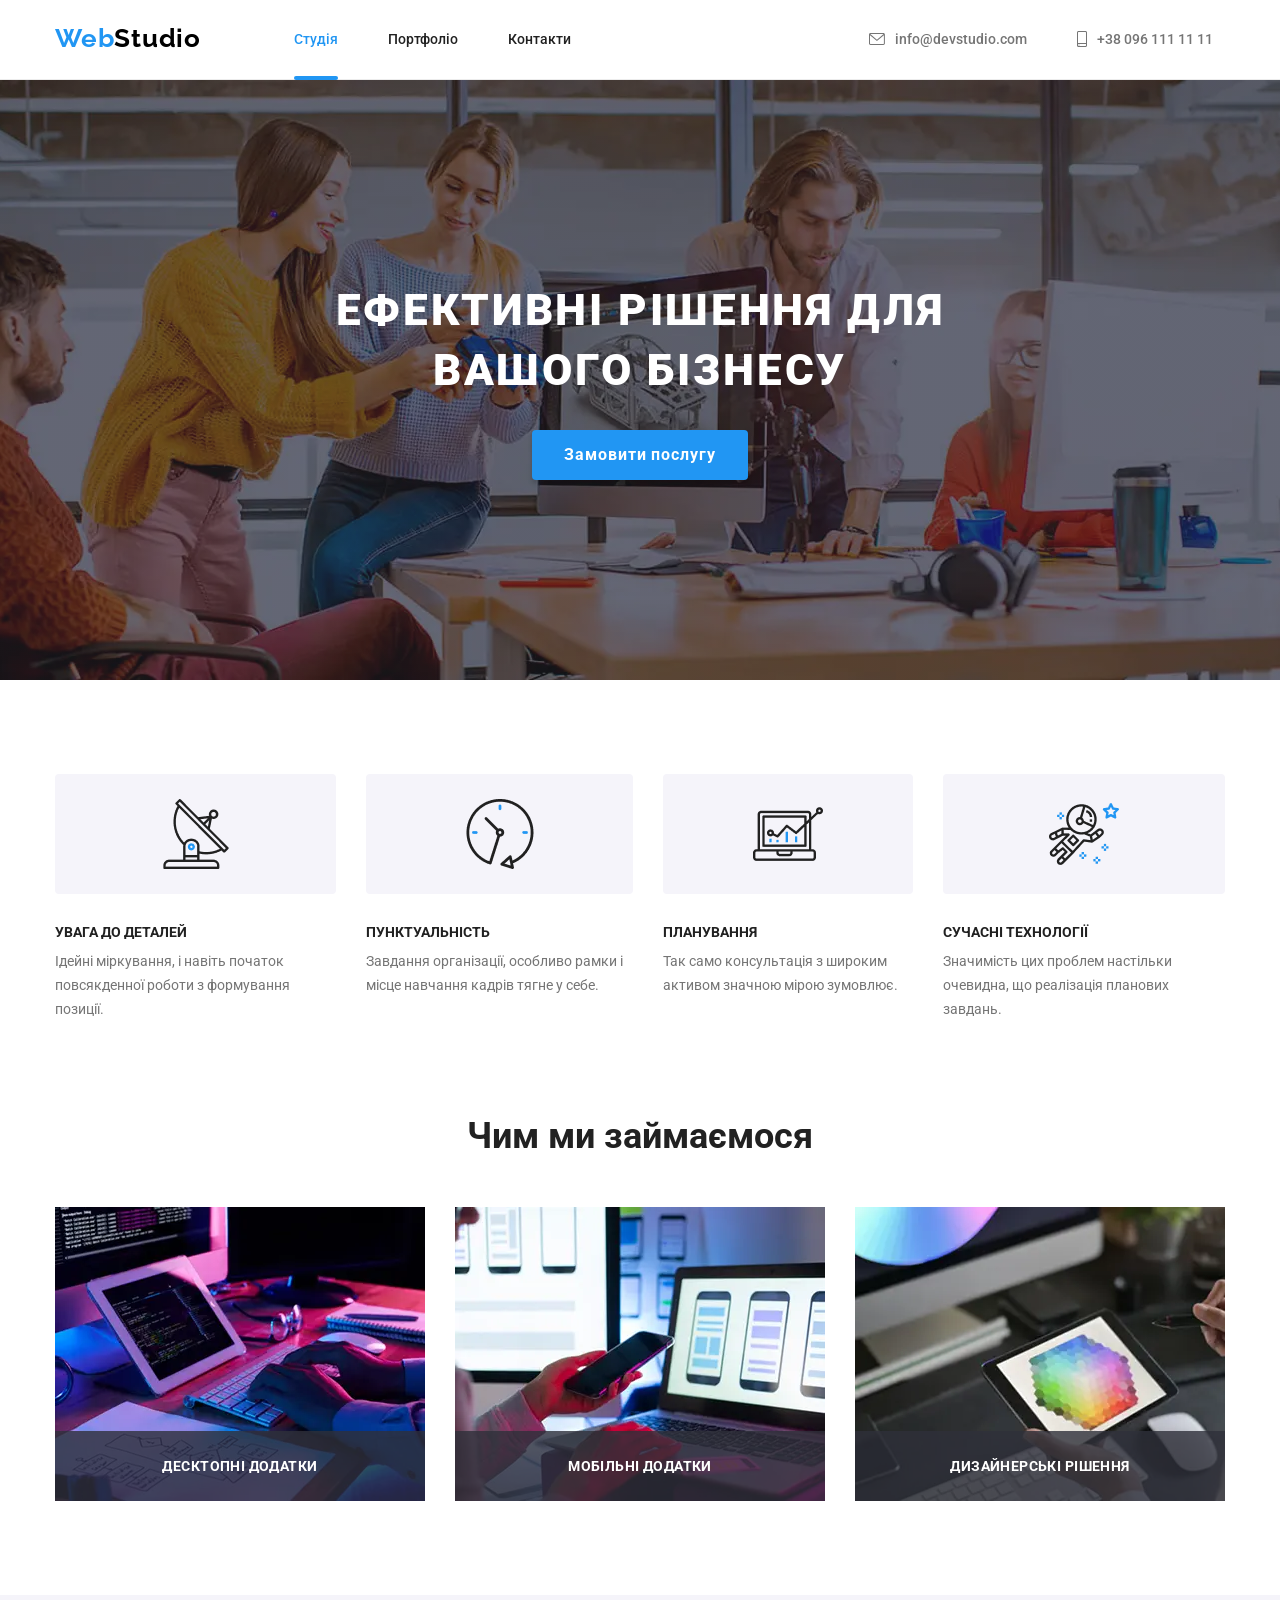
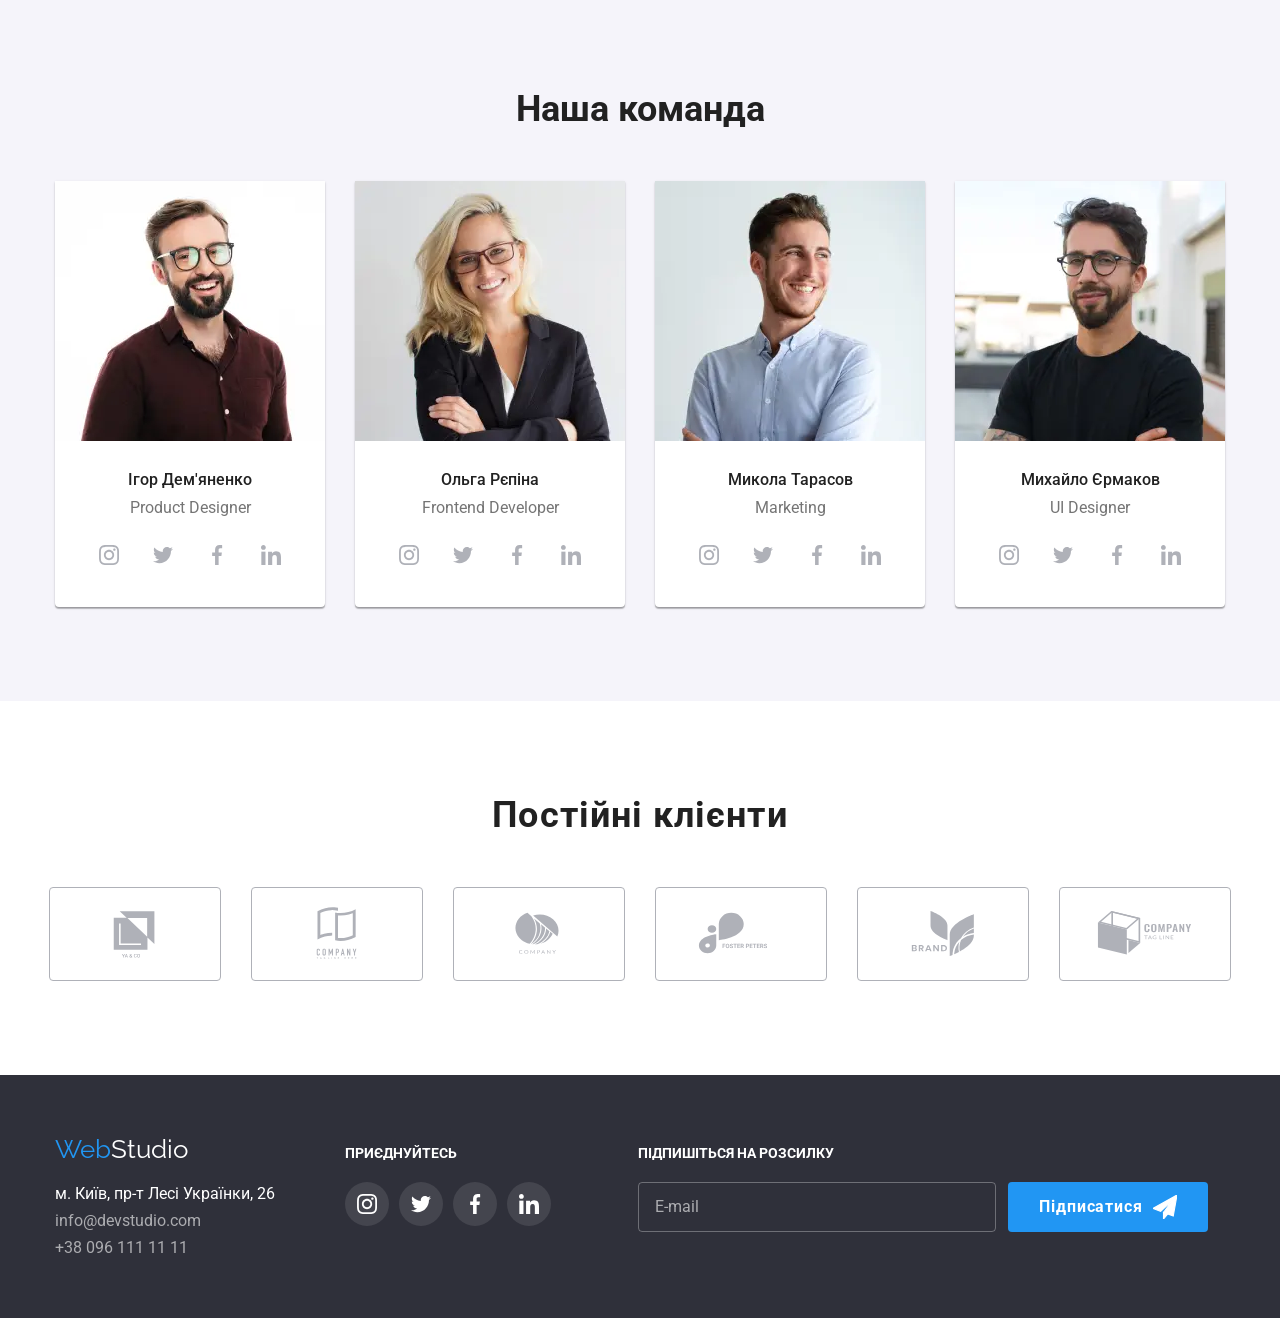
<file: index.html>
<!DOCTYPE html>
<html lang="uk">

<head>
    <meta charset="UTF-8">
    <meta name="viewport" content="width=device-width, initial-scale=1.0">
    <title>WebStudio — Розробка сайтів, вебдизайн та цифрові рішення для бізнесу</title>
    <meta name="description"
        content="Професійна веб-студія повного циклу. Створюємо сучасні сайти та веб-додатки: ознайомтеся з нашими послугами, командою досвідчених розробників та головними пріоритетами роботи.">
    <link rel="preconnect" href="https://fonts.googleapis.com">
    <link rel="preconnect" href="https://fonts.gstatic.com" crossorigin>
    <link
        href="https://fonts.googleapis.com/css2?family=Raleway:wght@700&family=Roboto:wght@400;500;700;900&display=swap"
        rel="stylesheet">
    <link rel="stylesheet" href="https://cdnjs.cloudflare.com/ajax/libs/modern-normalize/3.0.1/modern-normalize.min.css"
        integrity="sha512-q6WgHqiHlKyOqslT/lgBgodhd03Wp4BEqKeW6nNtlOY4quzyG3VoQKFrieaCeSnuVseNKRGpGeDU3qPmabCANg=="
        crossorigin="anonymous" referrerpolicy="no-referrer" />
    <link rel="stylesheet" href="./style/main.min.css">
</head>

<body>

    <header class="header">
        <div class="container header_container">
            <a href="./index.html" class="header_logo"><span class="header_span">Web</span>Studio</a>
            <nav class="header_nav">
                <ul class="header_list">
                    <li><a href="./index.html" class="header_link current">Студія</a></li>
                    <li><a href="./pages/portfolio.html" class="header_link">Портфоліо</a></li>
                    <li><a href="#" class="header_link">Контакти</a></li>
                </ul>
            </nav>
            <ul class="header_contacts">
                <li>
                    <a href="mailto:info@devstudio.com" class="header_contact">
                        <svg class="header_icons" width="16" height="12" aria-hidden="true">
                            <use href="./img/symbol-defs.svg#envelope"></use>
                        </svg>
                        info@devstudio.com
                    </a>
                </li>
                <li>
                    <a href="tel:+380961111111" class="header_contact">
                        <svg class="header_icons" width="10" height="16" aria-hidden="true">
                            <use href="./img/symbol-defs.svg#smartphone"></use>
                        </svg>
                        +38 096 111 11 11
                    </a>
                </li>
            </ul>
            <button class="open_modal" type="button" aria-label="Перемикач мобільного меню" data-modal-open>
                <svg class="burger_icon" width="40" height="40" aria-hidden="true">
                    <use href="./img/symbol-defs.svg#menu-burger"></use>
                </svg>
            </button>
        </div>
    </header>

    <main>
        <section class="hero">
            <div class="container">
                <h1 class="hero_title">Ефективні рішення для вашого бізнесу</h1>
                <button class="hero_button" type="button" data-modal-open>Замовити послугу</button>
            </div>
        </section>

        <section class="advantages">
            <div class="container advantages_container">
                <h2 class="advantages_title" hidden>Наші переваги</h2>
                <ul class="advantages_list">
                    <li class="advantages_item">
                        <div class="advantages_icon">
                            <img src="./img/antenna.png" alt="Супутникова антена" class="advantages_img" width="70"
                                height="70">
                        </div>
                        <div class="advantages_item_content">
                            <h3 class="advantages_subtitle">УВАГА ДО ДЕТАЛЕЙ</h3>
                            <p class="advantages_text">Ідейні міркування, і навіть початок повсякденної роботи з
                                формування позиції.</p>
                        </div>
                    </li>
                    <li class="advantages_item">
                        <div class="advantages_icon">
                            <img src="./img/clock.png" alt="Годинник" class="advantages_img" width="70" height="70">
                        </div>
                        <div class="advantages_item_content">
                            <h3 class="advantages_subtitle">ПУНКТУАЛЬНІСТЬ</h3>
                            <p class="advantages_text">Завдання організації, особливо рамки і місце навчання кадрів
                                тягне у себе.</p>
                        </div>
                    </li>
                    <li class="advantages_item">
                        <div class="advantages_icon">
                            <img src="./img/diagram.png" alt="Графік на діаграмі" class="advantages_img" width="70"
                                height="70">
                        </div>
                        <div class="advantages_item_content">
                            <h3 class="advantages_subtitle">ПЛАНУВАННЯ</h3>
                            <p class="advantages_text">Так само консультація з широким активом значною мірою зумовлює.
                            </p>
                        </div>
                    </li>
                    <li class="advantages_item">
                        <div class="advantages_icon">
                            <img src="./img/astronaut.png" alt="Астронавт" class="advantages_img" width="70"
                                height="70">
                        </div>
                        <div class="advantages_item_content">
                            <h3 class="advantages_subtitle">СУЧАСНІ ТЕХНОЛОГІЇ</h3>
                            <p class="advantages_text">Значимість цих проблем настільки очевидна, що реалізація планових
                                завдань.</p>
                        </div>
                    </li>
                </ul>
            </div>
        </section>

        <section class="work">
            <div class="container">
                <h2 class="section_title">Чим ми займаємося</h2>
                <ul class="work_list">
                    <li class="work_item">
                        <picture>
                            <source
                                srcset="./img/desktop/coding-desktop@1x.webp 1x, ./img/desktop/coding-desktop@2x.webp 2x"
                                media="(min-width:1200px)">
                            <img src="./img/coding.webp" alt="Людина набирає код на клавіатурі" width="370" height="294"
                                fetchpriority="high">
                        </picture>
                        <div class="work_overlay">Десктопні додатки</div>
                    </li>
                    <li class="work_item">
                        <picture>
                            <source
                                srcset="./img/desktop/phone-desktop@1x.webp 1x, ./img/desktop/phone-desktop@2x.webp 2x"
                                media="(min-width:1200px)">
                            <img src="./img/phone.webp" alt="Людина тримає телефон у руці" width="370" height="294"
                                loading="lazy">
                        </picture>
                        <div class="work_overlay">Мобільні додатки</div>
                    </li>
                    <li class="work_item">
                        <picture>
                            <source
                                srcset="./img/desktop/colors-desktop@1x.webp 1x, ./img/desktop/colors-desktop@2x.webp 2x"
                                media="(min-width:1200px)">
                            <img src="./img/colors.webp" alt="Планшет із кольоровою палітрою" width="370" height="294"
                                loading="lazy">
                        </picture>
                        <div class="work_overlay">Дизайнерські рішення</div>
                    </li>
                </ul>
            </div>
        </section>

        <section class="team">
            <div class="container">
                <h2 class="section_title">Наша команда</h2>
                <ul class="team_list">
                    <li class="team_item">
                        <picture>
                            <source
                                srcset="./img/desktop/igor-desktop@1x.webp 1x, ./img/desktop/igor-desktop@2x.webp 2x"
                                media="(min-width:1200px)">
                            <source srcset="./img/tablet/igor-tablet@1x.webp 1x, ./img/tablet/igor-tablet@2x.webp 2x"
                                media="(min-width:768px)">
                            <source srcset="./img/mobile/igor-mobile@1x.webp 1x, ./img/mobile/igor-mobile@2x.webp 2x"
                                media="(max-width:767px)">
                            <img src="./img/igor.webp" alt="Ігор Дем'яненко" width="270" height="260" loading="lazy">
                        </picture>
                        <h3 class="team_name">Ігор Дем'яненко</h3>
                        <p class="team_role">Product Designer</p>
                        <ul class="contacts_team_list">
                            <li class="contacts_team_item">
                                <a href="#" class="team_contacts" aria-label="Instagram">
                                    <svg class="team_icons" width="20" height="20" aria-hidden="true">
                                        <use href="./img/symbol-defs.svg#instagram"></use>
                                    </svg>
                                </a>
                            </li>
                            <li class="contacts_team_item">
                                <a href="#" class="team_contacts" aria-label="Twitter">
                                    <svg class="team_icons" width="20" height="20" aria-hidden="true">
                                        <use href="./img/symbol-defs.svg#twitter"></use>
                                    </svg>
                                </a>
                            </li>
                            <li class="contacts_team_item">
                                <a href="#" class="team_contacts" aria-label="Facebook">
                                    <svg class="team_icons" width="20" height="20" aria-hidden="true">
                                        <use href="./img/symbol-defs.svg#facebook"></use>
                                    </svg>
                                </a>
                            </li>
                            <li class="contacts_team_item">
                                <a href="#" class="team_contacts" aria-label="LinkedIn">
                                    <svg class="team_icons" width="20" height="20" aria-hidden="true">
                                        <use href="./img/symbol-defs.svg#linkedin"></use>
                                    </svg>
                                </a>
                            </li>
                        </ul>
                    </li>
                    <li class="team_item">
                        <picture>
                            <source
                                srcset="./img/desktop/olga-desktop@1x.webp 1x, ./img/desktop/olga-desktop@2x.webp 2x"
                                media="(min-width:1200px)">
                            <source srcset="./img/tablet/olga-tablet@1x.webp 1x, ./img/tablet/olga-tablet@2x.webp 2x"
                                media="(min-width:768px)">
                            <source srcset="./img/mobile/olga-mobile@1x.webp 1x, ./img/mobile/olga-mobile@2x.webp 2x"
                                media="(max-width:767px)">
                            <img src="./img/olga.webp" alt="Ольга Рєпіна" width="270" height="260" loading="lazy">
                        </picture>
                        <h3 class="team_name">Ольга Рєпіна</h3>
                        <p class="team_role">Frontend Developer</p>
                        <ul class="contacts_team_list">
                            <li class="contacts_team_item">
                                <a href="#" class="team_contacts" aria-label="Instagram">
                                    <svg class="team_icons" width="20" height="20" aria-hidden="true">
                                        <use href="./img/symbol-defs.svg#instagram"></use>
                                    </svg>
                                </a>
                            </li>
                            <li class="contacts_team_item">
                                <a href="#" class="team_contacts" aria-label="Twitter">
                                    <svg class="team_icons" width="20" height="20" aria-hidden="true">
                                        <use href="./img/symbol-defs.svg#twitter"></use>
                                    </svg>
                                </a>
                            </li>
                            <li class="contacts_team_item">
                                <a href="#" class="team_contacts" aria-label="Facebook">
                                    <svg class="team_icons" width="20" height="20" aria-hidden="true">
                                        <use href="./img/symbol-defs.svg#facebook"></use>
                                    </svg>
                                </a>
                            </li>
                            <li class="contacts_team_item">
                                <a href="#" class="team_contacts" aria-label="LinkedIn">
                                    <svg class="team_icons" width="20" height="20" aria-hidden="true">
                                        <use href="./img/symbol-defs.svg#linkedin"></use>
                                    </svg>
                                </a>
                            </li>
                        </ul>
                    </li>
                    <li class="team_item">
                        <picture>
                            <source
                                srcset="./img/desktop/mykola-desktop@1x.webp 1x, ./img/desktop/mykola-desktop@2x.webp 2x"
                                media="(min-width:1200px)">
                            <source
                                srcset="./img/tablet/mykola-tablet@1x.webp 1x, ./img/tablet/mykola-tablet@2x.webp 2x"
                                media="(min-width:768px)">
                            <source
                                srcset="./img/mobile/mykola-mobile@1x.webp 1x, ./img/mobile/mykola-mobile@2x.webp 2x"
                                media="(max-width:767px)">
                            <img src="./img/mykola.webp" alt="Микола Тарасов" width="270" height="260" loading="lazy">
                        </picture>
                        <h3 class="team_name">Микола Тарасов</h3>
                        <p class="team_role">Marketing</p>
                        <ul class="contacts_team_list">
                            <li class="contacts_team_item">
                                <a href="#" class="team_contacts" aria-label="Instagram">
                                    <svg class="team_icons" width="20" height="20" aria-hidden="true">
                                        <use href="./img/symbol-defs.svg#instagram"></use>
                                    </svg>
                                </a>
                            </li>
                            <li class="contacts_team_item">
                                <a href="#" class="team_contacts" aria-label="Twitter">
                                    <svg class="team_icons" width="20" height="20" aria-hidden="true">
                                        <use href="./img/symbol-defs.svg#twitter"></use>
                                    </svg>
                                </a>
                            </li>
                            <li class="contacts_team_item">
                                <a href="#" class="team_contacts" aria-label="Facebook">
                                    <svg class="team_icons" width="20" height="20" aria-hidden="true">
                                        <use href="./img/symbol-defs.svg#facebook"></use>
                                    </svg>
                                </a>
                            </li>
                            <li class="contacts_team_item">
                                <a href="#" class="team_contacts" aria-label="LinkedIn">
                                    <svg class="team_icons" width="20" height="20" aria-hidden="true">
                                        <use href="./img/symbol-defs.svg#linkedin"></use>
                                    </svg>
                                </a>
                            </li>
                        </ul>
                    </li>
                    <li class="team_item">
                        <picture>
                            <source
                                srcset="./img/desktop/misha-desktop@1x.webp 1x, ./img/desktop/misha-desktop@2x.webp 2x"
                                media="(min-width:1200px)">
                            <source srcset="./img/tablet/misha-tablet@1x.webp 1x, ./img/tablet/misha-tablet@2x.webp 2x"
                                media="(min-width:768px)">
                            <source srcset="./img/mobile/misha-mobile@1x.webp 1x, ./img/mobile/misha-mobile@2x.webp 2x"
                                media="(max-width:767px)">
                            <img src="./img/misha.webp" alt="Михайло Єрмаков" width="270" height="260" loading="lazy">
                        </picture>
                        <h3 class="team_name">Михайло Єрмаков</h3>
                        <p class="team_role">UI Designer</p>
                        <ul class="contacts_team_list">
                            <li class="contacts_team_item">
                                <a href="#" class="team_contacts" aria-label="Instagram">
                                    <svg class="team_icons" width="20" height="20" aria-hidden="true">
                                        <use href="./img/symbol-defs.svg#instagram"></use>
                                    </svg>
                                </a>
                            </li>
                            <li class="contacts_team_item">
                                <a href="#" class="team_contacts" aria-label="Twitter">
                                    <svg class="team_icons" width="20" height="20" aria-hidden="true">
                                        <use href="./img/symbol-defs.svg#twitter"></use>
                                    </svg>
                                </a>
                            </li>
                            <li class="contacts_team_item">
                                <a href="#" class="team_contacts" aria-label="Facebook">
                                    <svg class="team_icons" width="20" height="20" aria-hidden="true">
                                        <use href="./img/symbol-defs.svg#facebook"></use>
                                    </svg>
                                </a>
                            </li>
                            <li class="contacts_team_item">
                                <a href="#" class="team_contacts" aria-label="LinkedIn">
                                    <svg class="team_icons" width="20" height="20" aria-hidden="true">
                                        <use href="./img/symbol-defs.svg#linkedin"></use>
                                    </svg>
                                </a>
                            </li>
                        </ul>
                    </li>
                </ul>
            </div>
        </section>

        <section class="clients">
            <div class="container">
                <h2 class="clients_title">Постійні клієнти</h2>
                <ul class="clients_list">
                    <li class="client_item">
                        <a href="#" class="client_link" aria-label="Клієнт YA & CO">
                            <svg class="client_icon" width="106" height="60" aria-hidden="true">
                                <use href="./img/symbol-defs.svg#logo-one"></use>
                            </svg>
                        </a>
                    </li>
                    <li class="client_item">
                        <a href="#" class="client_link" aria-label="Клієнт Company Tagline Here">
                            <svg class="client_icon" width="106" height="60" aria-hidden="true">
                                <use href="./img/symbol-defs.svg#logo-two"></use>
                            </svg>
                        </a>
                    </li>
                    <li class="client_item">
                        <a href="#" class="client_link" aria-label="Клієнт Company">
                            <svg class="client_icon" width="106" height="60" aria-hidden="true">
                                <use href="./img/symbol-defs.svg#logo-three"></use>
                            </svg>
                        </a>
                    </li>
                    <li class="client_item">
                        <a href="#" class="client_link" aria-label="Клієнт Foster Peters">
                            <svg class="client_icon" width="106" height="60" aria-hidden="true">
                                <use href="./img/symbol-defs.svg#logo-four"></use>
                            </svg>
                        </a>
                    </li>
                    <li class="client_item">
                        <a href="#" class="client_link" aria-label="Клієнт Brand">
                            <svg class="client_icon" width="106" height="60" aria-hidden="true">
                                <use href="./img/symbol-defs.svg#logo-five"></use>
                            </svg>
                        </a>
                    </li>
                    <li class="client_item">
                        <a href="#" class="client_link" aria-label="Клієнт Tag Line">
                            <svg class="client_icon" width="106" height="60" aria-hidden="true">
                                <use href="./img/symbol-defs.svg#logo-six"></use>
                            </svg>
                        </a>
                    </li>
                </ul>
            </div>
        </section>
    </main>

    <footer class="footer">
        <div class="container footer_container">
            <div class="contacts_wrap">
                <a href="./index.html" class="footer_logo"><span class="footer_span">Web</span>Studio</a>
                <address class="footer_address_block">
                    <ul class="footer_list">
                        <li><a href="https://goo.gl/maps/CP62D1uvvhw" target="_blank" rel="noopener noreferrer"
                                class="footer_address">м. Київ, пр-т Лесі Українки, 26</a></li>
                        <li><a href="mailto:info@devstudio.com" class="footer_link">info@devstudio.com</a></li>
                        <li><a href="tel:+380961111111" class="footer_link">+38 096 111 11 11</a></li>
                    </ul>
                </address>
            </div>

            <div class="footer_social">
                <h2 class="footer_title">ПРИЄДНУЙТЕСЬ</h2>
                <ul class="footer_social_list">
                    <li>
                        <a href="#" class="footer_social_link" aria-label="Instagram">
                            <svg class="footer_social_icon" width="20" height="20" aria-hidden="true">
                                <use href="./img/symbol-defs.svg#instagram"></use>
                            </svg>
                        </a>
                    </li>
                    <li>
                        <a href="#" class="footer_social_link" aria-label="Twitter">
                            <svg class="footer_social_icon" width="20" height="20" aria-hidden="true">
                                <use href="./img/symbol-defs.svg#twitter"></use>
                            </svg>
                        </a>
                    </li>
                    <li>
                        <a href="#" class="footer_social_link" aria-label="Facebook">
                            <svg class="footer_social_icon" width="20" height="20" aria-hidden="true">
                                <use href="./img/symbol-defs.svg#facebook"></use>
                            </svg>
                        </a>
                    </li>
                    <li>
                        <a href="#" class="footer_social_link" aria-label="LinkedIn">
                            <svg class="footer_social_icon" width="20" height="20" aria-hidden="true">
                                <use href="./img/symbol-defs.svg#linkedin"></use>
                            </svg>
                        </a>
                    </li>
                </ul>
            </div>

            <div class="footer_subscribe">
                <h2 class="footer_title">ПІДПИШІТЬСЯ НА РОЗСИЛКУ</h2>
                <form class="footer_form">
                    <label hidden for="footer_email_main">Електронна пошта</label>
                    <input class="footer_input" type="email" name="email" id="footer_email_main" placeholder="E-mail">
                    <button class="footer_button" type="submit">
                        Підписатися
                        <svg class="footer_button_icon" width="24" height="24" aria-hidden="true">
                            <use href="./img/symbol-defs.svg#send"></use>
                        </svg>
                    </button>
                </form>
            </div>
        </div>
    </footer>

    <div class="backdrop is_hidden" data-modal>
        <div class="modal">
            <button class="close" type="button" aria-label="Закрити мобільне меню" data-modal-close>
                <svg width="18" height="18" aria-hidden="true">
                    <use href="./img/symbol-defs.svg#close"></use>
                </svg>
            </button>

            <ul class="mobile_menu">
                <li><a href="./index.html" class="mobile_menu_link current">Студія</a></li>
                <li><a href="./pages/portfolio.html" class="mobile_menu_link">Портфоліо</a></li>
                <li><a href="#" class="mobile_menu_link last">Контакти</a></li>
            </ul>

            <div class="mobile_contacts">
                <a href="tel:+380961111111" class="mobile_tel">+38 096 111 11 11</a>
                <a href="mailto:info@devstudio.com" class="mobile_email">info@devstudio.com</a>
            </div>

            <ul class="mobile_socials">
                <li><a href="#" class="mobile_social_link">Instagram</a></li>
                <li><a href="#" class="mobile_social_link">Twitter</a></li>
                <li><a href="#" class="mobile_social_link">Facebook</a></li>
                <li><a href="#" class="mobile_social_link">LinkedIn</a></li>
            </ul>
        </div>
    </div>
    <script src="./js/modal.js"></script>
</body>

</html>
</file>
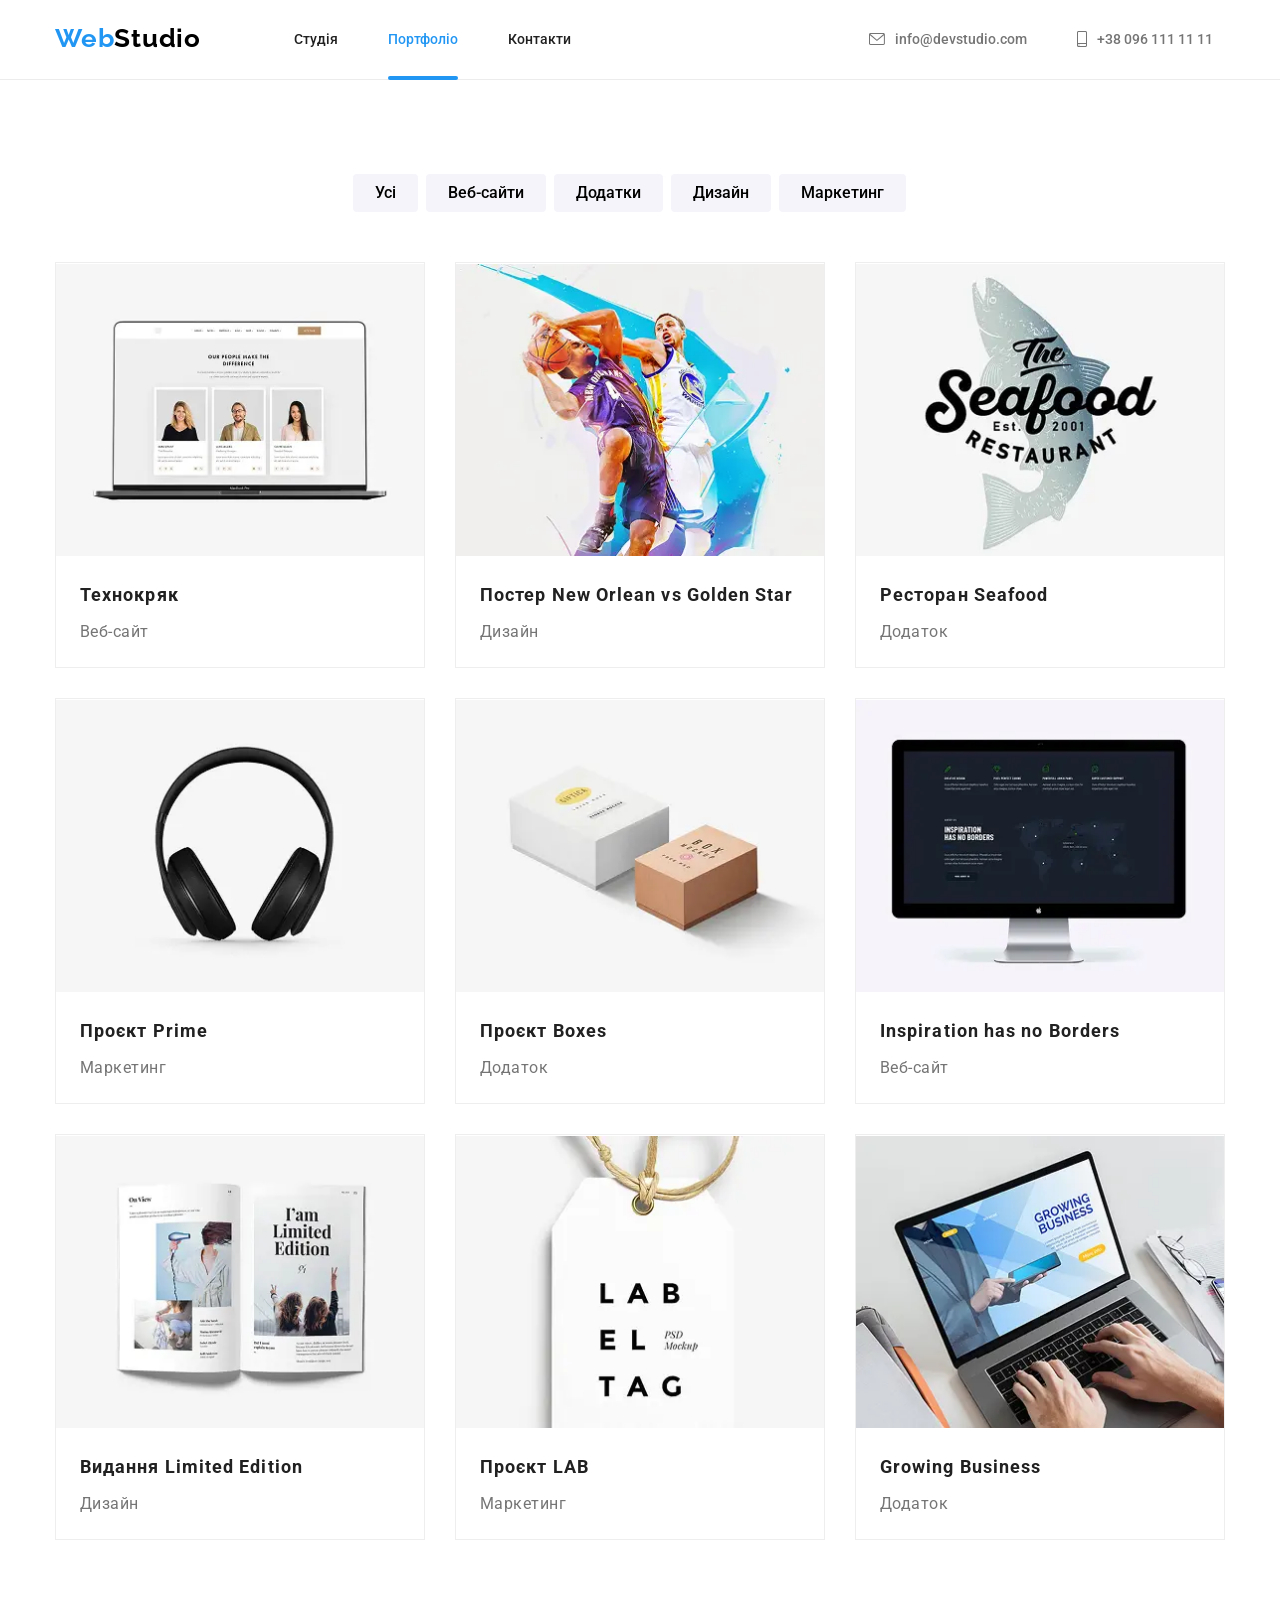
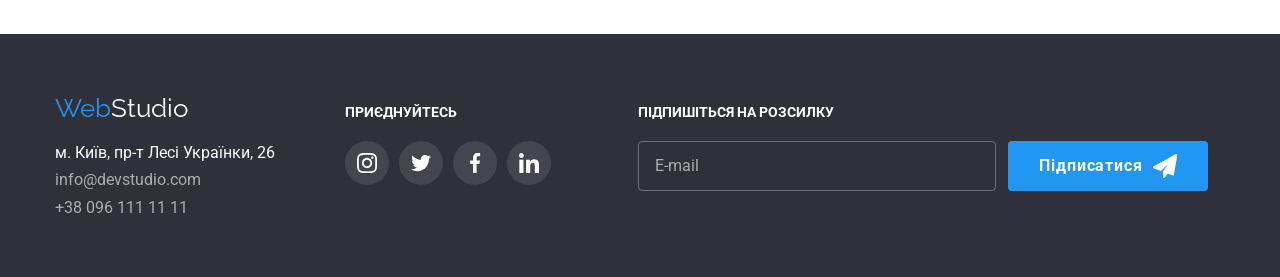
<file: pages/portfolio.html>
<!DOCTYPE html>
<html lang="uk">

<head>
    <meta charset="UTF-8">
    <meta name="viewport" content="width=device-width, initial-scale=1.0">
    <title>Портфоліо</title>
    <link rel="preconnect" href="https://fonts.googleapis.com">
    <link rel="preconnect" href="https://fonts.gstatic.com" crossorigin>
    <link
        href="https://fonts.googleapis.com/css2?family=Raleway:wght@700&family=Roboto:wght@400;500;700;900&display=swap"
        rel="stylesheet">
    <link rel="stylesheet" href="https://cdnjs.cloudflare.com/ajax/libs/modern-normalize/3.0.1/modern-normalize.min.css"
        integrity="sha512-q6WgHqiHlKyOqslT/lgBgodhd03Wp4BEqKeW6nNtlOY4quzyG3VoQKFrieaCeSnuVseNKRGpGeDU3qPmabCANg=="
        crossorigin="anonymous" referrerpolicy="no-referrer" />
    <link rel="stylesheet" href="../style/main.min.css">
</head>

<body>

    <header class="header">
        <div class="container header_container">
            <a href="../index.html" class="header_logo"><span class="header_span">Web</span>Studio</a>
            <nav class="header_nav">
                <ul class="header_list">
                    <li><a href="../index.html" class="header_link">Студія</a></li>
                    <li><a href="../pages/portfolio.html" class="header_link current">Портфоліо</a></li>
                    <li><a href="#" class="header_link">Контакти</a></li>
                </ul>
            </nav>
            <ul class="header_contacts">
                <li>
                    <a href="mailto:info@devstudio.com" class="header_contact">
                        <svg class="header_icons" width="16" height="12" aria-hidden="true">
                            <use href="../img/symbol-defs.svg#envelope"></use>
                        </svg>
                        info@devstudio.com
                    </a>
                </li>
                <li>
                    <a href="tel:+380961111111" class="header_contact">
                        <svg class="header_icons" width="10" height="16" aria-hidden="true">
                            <use href="../img/symbol-defs.svg#smartphone"></use>
                        </svg>
                        +38 096 111 11 11
                    </a>
                </li>
            </ul>
            <button class="open_modal" type="button" aria-label="Перемикач мобільного меню" data-modal-open>
                <svg class="burger_icon" width="40" height="40" aria-hidden="true">
                    <use href="../img/symbol-defs.svg#menu-burger"></use>
                </svg>
            </button>
        </div>
    </header>

    <main>
        <section class="portfolio">
            <div class="container">
                <h1 hidden>Портфоліо</h1>
                <ul class="filter_list">
                    <li><button class="filter_btn" type="button">Усі</button></li>
                    <li><button class="filter_btn" type="button">Веб-сайти</button></li>
                    <li><button class="filter_btn" type="button">Додатки</button></li>
                    <li><button class="filter_btn" type="button">Дизайн</button></li>
                    <li><button class="filter_btn" type="button">Маркетинг</button></li>
                </ul>

                <ul class="portfolio_list">
                    <li class="portfolio_item">
                        <div class="portfolio_thumb">
                            <picture>
                                <source
                                    srcset="../img/desktop/laptop-desktop@1x.webp 1x, ../img/desktop/laptop-desktop@2x.webp 2x"
                                    media="(min-width:1200px)">
                                <source
                                    srcset="../img/tablet/laptop-tablet@1x.webp 1x, ../img/tablet/laptop-tablet@2x.webp 2x"
                                    media="(min-width:768px)">
                                <source
                                    srcset="../img/mobile/laptop-mobile@1x.webp 1x, ../img/mobile/laptop-mobile@2x.webp 2x"
                                    media="(max-width:767px)">
                                <img src="../img/laptop.webp" alt="Ноутбук з відкритим сайтом Технокряк" width="370"
                                    height="294">
                            </picture>
                            <p class="portfolio_overlay">Ресурс пропонує комплексні пропозиції з різним рівнем
                                функціоналу та сервісів. Все це дозволить відвідувачу отримати вичерпні відомості про
                                компанію чи приватну особу.</p>
                        </div>
                        <div class="portfolio_wrapper">
                            <h2 class="portfolio_name">Технокряк</h2>
                            <p class="portfolio_type">Веб-сайт</p>
                        </div>
                    </li>

                    <li class="portfolio_item">
                        <div class="portfolio_thumb">
                            <picture>
                                <source
                                    srcset="../img/desktop/basketball-desktop@1x.webp 1x, ../img/desktop/basketball-desktop@2x.webp 2x"
                                    media="(min-width:1200px)">
                                <source
                                    srcset="../img/tablet/basketball-tablet@1x.webp 1x, ../img/tablet/basketball-tablet@2x.webp 2x"
                                    media="(min-width:768px)">
                                <source
                                    srcset="../img/mobile/basketball-mobile@1x.webp 1x, ../img/mobile/basketball-mobile@2x.webp 2x"
                                    media="(max-width:767px)">
                                <img src="../img/basketball.webp" alt="Постер New Orlean vs Golden Star" width="370"
                                    height="294">
                            </picture>
                            <p class="portfolio_overlay">Ресурс пропонує комплексні пропозиції з різним рівнем
                                функціоналу та сервісів. Все це дозволить відвідувачу отримати вичерпні відомості про
                                компанію чи приватну особу.</p>
                        </div>
                        <div class="portfolio_wrapper">
                            <h2 class="portfolio_name">Постер New Orlean vs Golden Star</h2>
                            <p class="portfolio_type">Дизайн</p>
                        </div>
                    </li>

                    <li class="portfolio_item">
                        <div class="portfolio_thumb">
                            <picture>
                                <source
                                    srcset="../img/desktop/seafood-desktop@1x.webp 1x, ../img/desktop/seafood-desktop@2x.webp 2x"
                                    media="(min-width:1200px)">
                                <source
                                    srcset="../img/tablet/seafood-tablet@1x.webp 1x, ../img/tablet/seafood-tablet@2x.webp 2x"
                                    media="(min-width:768px)">
                                <source
                                    srcset="../img/mobile/seafood-mobile@1x.webp 1x, ../img/mobile/seafood-mobile@2x.webp 2x"
                                    media="(max-width:767px)">
                                <img src="../img/seafood.webp" alt="Логотип ресторану Seafood" width="370" height="294">
                            </picture>
                            <p class="portfolio_overlay">Ресурс пропонує комплексні пропозиції з різним рівнем
                                функціоналу та сервісів. Все це дозволить відвідувачу отримати вичерпні відомості про
                                компанію чи приватну особу.</p>
                        </div>
                        <div class="portfolio_wrapper">
                            <h2 class="portfolio_name">Ресторан Seafood</h2>
                            <p class="portfolio_type">Додаток</p>
                        </div>
                    </li>

                    <li class="portfolio_item">
                        <div class="portfolio_thumb">
                            <picture>
                                <source
                                    srcset="../img/desktop/headphones-desktop@1x.webp 1x, ../img/desktop/headphones-desktop@2x.webp 2x"
                                    media="(min-width:1200px)">
                                <source
                                    srcset="../img/tablet/headphones-tablet@1x.webp 1x, ../img/tablet/headphones-tablet@2x.webp 2x"
                                    media="(min-width:768px)">
                                <source
                                    srcset="../img/mobile/headphones-mobile@1x.webp 1x, ../img/mobile/headphones-mobile@2x.webp 2x"
                                    media="(max-width:767px)">
                                <img src="../img/headphones.webp" alt="Чорні навушники" width="370" height="294">
                            </picture>
                            <p class="portfolio_overlay">Ресурс пропонує комплексні пропозиції з різним рівнем
                                функціоналу та сервісів. Все це дозволить відвідувачу отримати вичерпні відомості про
                                компанію чи приватну особу.</p>
                        </div>
                        <div class="portfolio_wrapper">
                            <h2 class="portfolio_name">Проєкт Prime</h2>
                            <p class="portfolio_type">Маркетинг</p>
                        </div>
                    </li>

                    <li class="portfolio_item">
                        <div class="portfolio_thumb">
                            <picture>
                                <source
                                    srcset="../img/desktop/boxes-desktop@1x.webp 1x, ../img/desktop/boxes-desktop@2x.webp 2x"
                                    media="(min-width:1200px)">
                                <source
                                    srcset="../img/tablet/boxes-tablet@1x.webp 1x, ../img/tablet/boxes-tablet@2x.webp 2x"
                                    media="(min-width:768px)">
                                <source
                                    srcset="../img/mobile/boxes-mobile@1x.webp 1x, ../img/mobile/boxes-mobile@2x.webp 2x"
                                    media="(max-width:767px)">
                                <img src="../img/boxes.webp" alt="Дві коробки" width="370" height="294">
                            </picture>
                            <p class="portfolio_overlay">Ресурс пропонує комплексні пропозиції з різним рівнем
                                функціоналу та сервісів. Все це дозволить відвідувачу отримати вичерпні відомості про
                                компанію чи приватну особу.</p>
                        </div>
                        <div class="portfolio_wrapper">
                            <h2 class="portfolio_name">Проєкт Boxes</h2>
                            <p class="portfolio_type">Додаток</p>
                        </div>
                    </li>

                    <li class="portfolio_item">
                        <div class="portfolio_thumb">
                            <picture>
                                <source
                                    srcset="../img/desktop/monitor-desktop@1x.webp 1x, ../img/desktop/monitor-desktop@2x.webp 2x"
                                    media="(min-width:1200px)">
                                <source
                                    srcset="../img/tablet/monitor-tablet@1x.webp 1x, ../img/tablet/monitor-tablet@2x.webp 2x"
                                    media="(min-width:768px)">
                                <source
                                    srcset="../img/mobile/monitor-mobile@1x.webp 1x, ../img/mobile/monitor-mobile@2x.webp 2x"
                                    media="(max-width:767px)">
                                <img src="../img/monitor.webp" alt="Монітор із відкритим веб-сайтом" width="370"
                                    height="294">
                            </picture>
                            <p class="portfolio_overlay">Ресурс пропонує комплексні пропозиції з різним рівнем
                                функціоналу та сервісів. Все це дозволить відвідувачу отримати вичерпні відомості про
                                компанію чи приватну особу.</p>
                        </div>
                        <div class="portfolio_wrapper">
                            <h2 class="portfolio_name">Inspiration has no Borders</h2>
                            <p class="portfolio_type">Веб-сайт</p>
                        </div>
                    </li>

                    <li class="portfolio_item">
                        <div class="portfolio_thumb">
                            <picture>
                                <source
                                    srcset="../img/desktop/book-desktop@1x.webp 1x, ../img/desktop/book-desktop@2x.webp 2x"
                                    media="(min-width:1200px)">
                                <source
                                    srcset="../img/tablet/book-tablet@1x.webp 1x, ../img/tablet/book-tablet@2x.webp 2x"
                                    media="(min-width:768px)">
                                <source
                                    srcset="../img/mobile/book-mobile@1x.webp 1x, ../img/mobile/book-mobile@2x.webp 2x"
                                    media="(max-width:767px)">
                                <img src="../img/book.webp" alt="Відкритий журнал Limited Edition" width="370"
                                    height="294">
                            </picture>
                            <p class="portfolio_overlay">Ресурс пропонує комплексні пропозиції з різним рівнем
                                функціоналу та сервісів. Все це дозволить відвідувачу отримати вичерпні відомості про
                                компанію чи приватну особу.</p>
                        </div>
                        <div class="portfolio_wrapper">
                            <h2 class="portfolio_name">Видання Limited Edition</h2>
                            <p class="portfolio_type">Дизайн</p>
                        </div>
                    </li>

                    <li class="portfolio_item">
                        <div class="portfolio_thumb">
                            <picture>
                                <source
                                    srcset="../img/desktop/badge-desktop@1x.webp 1x, ../img/desktop/badge-desktop@2x.webp 2x"
                                    media="(min-width:1200px)">
                                <source
                                    srcset="../img/tablet/badge-tablet@1x.webp 1x, ../img/tablet/badge-tablet@2x.webp 2x"
                                    media="(min-width:768px)">
                                <source
                                    srcset="../img/mobile/badge-mobile@1x.webp 1x, ../img/mobile/badge-mobile@2x.webp 2x"
                                    media="(max-width:767px)">
                                <img src="../img/badge.webp" alt="Бейдж із написом LAB" width="370" height="294">
                            </picture>
                            <p class="portfolio_overlay">Ресурс пропонує комплексні пропозиції з різним рівнем
                                функціоналу та сервісів. Все це дозволить відвідувачу отримати вичерпні відомості про
                                компанію чи приватну особу.</p>
                        </div>
                        <div class="portfolio_wrapper">
                            <h2 class="portfolio_name">Проєкт LAB</h2>
                            <p class="portfolio_type">Маркетинг</p>
                        </div>
                    </li>

                    <li class="portfolio_item">
                        <div class="portfolio_thumb">
                            <picture>
                                <source
                                    srcset="../img/desktop/business-desktop@1x.webp 1x, ../img/desktop/business-desktop@2x.webp 2x"
                                    media="(min-width:1200px)">
                                <source
                                    srcset="../img/tablet/business-tablet@1x.webp 1x, ../img/tablet/business-tablet@2x.webp 2x"
                                    media="(min-width:768px)">
                                <source
                                    srcset="../img/mobile/business-mobile@1x.webp 1x, ../img/mobile/business-mobile@2x.webp 2x"
                                    media="(max-width:767px)">
                                <img src="../img/business.webp" alt="Людина працює за ноутбуком Growing Business"
                                    width="370" height="294">
                            </picture>
                            <p class="portfolio_overlay">Ресурс пропонує комплексні пропозиції з різним рівнем
                                функціоналу та сервісів. Все це дозволить відвідувачу отримати вичерпні відомості про
                                компанію чи приватну особу.</p>
                        </div>
                        <div class="portfolio_wrapper">
                            <h2 class="portfolio_name">Growing Business</h2>
                            <p class="portfolio_type">Додаток</p>
                        </div>
                    </li>
                </ul>
            </div>
        </section>
    </main>

    <footer class="footer">
        <div class="container footer_container">
            <div class="contacts_wrap">
                <a href="../index.html" class="footer_logo"><span class="footer_span">Web</span>Studio</a>
                <address class="footer_address_block">
                    <ul class="footer_list">
                        <li><a href="https://goo.gl/maps/CP62D1uvvhw" target="_blank" rel="noopener noreferrer"
                                class="footer_address">м. Київ, пр-т Лесі Українки, 26</a></li>
                        <li><a href="mailto:info@devstudio.com" class="footer_link">info@devstudio.com</a></li>
                        <li><a href="tel:+380961111111" class="footer_link">+38 096 111 11 11</a></li>
                    </ul>
                </address>
            </div>

            <div class="footer_social">
                <h2 class="footer_title">ПРИЄДНУЙТЕСЬ</h2>
                <ul class="footer_social_list">
                    <li>
                        <a href="#" class="footer_social_link" aria-label="Instagram">
                            <svg class="footer_social_icon" width="20" height="20" aria-hidden="true">
                                <use href="../img/symbol-defs.svg#instagram"></use>
                            </svg>
                        </a>
                    </li>
                    <li>
                        <a href="#" class="footer_social_link" aria-label="Twitter">
                            <svg class="footer_social_icon" width="20" height="20" aria-hidden="true">
                                <use href="../img/symbol-defs.svg#twitter"></use>
                            </svg>
                        </a>
                    </li>
                    <li>
                        <a href="#" class="footer_social_link" aria-label="Facebook">
                            <svg class="footer_social_icon" width="20" height="20" aria-hidden="true">
                                <use href="../img/symbol-defs.svg#facebook"></use>
                            </svg>
                        </a>
                    </li>
                    <li>
                        <a href="#" class="footer_social_link" aria-label="LinkedIn">
                            <svg class="footer_social_icon" width="20" height="20" aria-hidden="true">
                                <use href="../img/symbol-defs.svg#linkedin"></use>
                            </svg>
                        </a>
                    </li>
                </ul>
            </div>

            <div class="footer_subscribe">
                <h2 class="footer_title">ПІДПИШІТЬСЯ НА РОЗСИЛКУ</h2>
                <form class="footer_form">
                    <label hidden for="footer_email">Електронна пошта</label>
                    <input class="footer_input" type="email" name="email" id="footer_email" placeholder="E-mail">
                    <button class="footer_button" type="submit">
                        Підписатися
                        <svg class="footer_button_icon" width="24" height="24" aria-hidden="true">
                            <use href="../img/symbol-defs.svg#send"></use>
                        </svg>
                    </button>
                </form>
            </div>
        </div>
    </footer>

    <div class="backdrop is_hidden" data-modal>
        <div class="modal">
            <button class="close" type="button" aria-label="Закрити мобільне меню" data-modal-close>
                <svg width="18" height="18" aria-hidden="true">
                    <use href="../img/symbol-defs.svg#close"></use>
                </svg>
            </button>

            <ul class="mobile_menu">
                <li><a href="../index.html" class="mobile_menu_link">Студія</a></li>
                <li><a href="../pages/portfolio.html" class="mobile_menu_link current">Портфоліо</a></li>
                <li><a href="#" class="mobile_menu_link last">Контакти</a></li>
            </ul>

            <div class="mobile_contacts">
                <a href="tel:+380961111111" class="mobile_tel">+38 096 111 11 11</a>
                <a href="mailto:info@devstudio.com" class="mobile_email">info@devstudio.com</a>
            </div>

            <ul class="mobile_socials">
                <li><a href="#" class="mobile_social_link">Instagram</a></li>
                <li><a href="#" class="mobile_social_link">Twitter</a></li>
                <li><a href="#" class="mobile_social_link">Facebook</a></li>
                <li><a href="#" class="mobile_social_link">LinkedIn</a></li>
            </ul>
        </div>
    </div>
    <script src="../js/modal.js"></script>
</body>

</html>
</file>
<file: style/main.min.css>
a{text-decoration:none}ul{list-style:none;margin:0;padding:0}h1,h2,h3,h4,p{margin:0}img{display:block;width:100%;max-width:100%;height:auto}address{font-style:normal}button{cursor:pointer;border:none}.container{max-width:1200px;padding:0 15px;margin:0 auto}@media(min-width: 480px){.container{width:480px}}@media(min-width: 768px){.container{width:768px}}@media(min-width: 1200px){.container{width:1200px}}body{font-family:"Roboto",sans-serif;color:#212121}svg{transition:fill 250ms cubic-bezier(0.4, 0, 0.2, 1),stroke 250ms cubic-bezier(0.4, 0, 0.2, 1)}.section_title{font-size:28px;font-weight:700;text-align:center;margin-bottom:30px}@media(min-width: 1200px){.section_title{font-size:36px;margin-bottom:50px}}.open_modal{background-color:rgba(0,0,0,0)}.burger_icon{width:40px;height:40px}@media(min-width: 768px){.burger_icon{display:none}}.backdrop{position:fixed;top:0;left:0;width:100%;height:100%;opacity:1;visibility:visible;transition:opacity 250ms cubic-bezier(0.4, 0, 0.2, 1),visibility 250ms cubic-bezier(0.4, 0, 0.2, 1);z-index:100}.backdrop.is_hidden{opacity:0;pointer-events:none;visibility:hidden}@media(min-width: 768px){.backdrop{display:none}}.modal{position:absolute;top:0;left:0;width:100%;height:100%;background-color:#fff;padding:48px 40px;display:flex;flex-direction:column}.close{position:absolute;top:10px;right:15px;background:rgba(0,0,0,0);font-size:19px}.mobile_menu_link{font-weight:500;font-size:40px;color:#212121;display:block;margin-bottom:32px}.mobile_menu_link.current{color:#2196f3;margin-bottom:35px}.mobile_menu_link.last{margin-bottom:302px}.mobile_tel{display:block;font-weight:500;font-size:34px;color:#2196f3;letter-spacing:.68px;margin-bottom:32px}.mobile_email{display:block;font-weight:500;font-size:24px;color:#757575;margin-bottom:64px;letter-spacing:.48px}.mobile_socials{display:flex;flex-wrap:wrap;gap:10px}.mobile_socials li:last-child .mobile_social_link{border-right:none}.mobile_social_link{font-weight:500;font-size:18px;line-height:22px;letter-spacing:.36px;color:#2196f3;padding-right:10px;border-right:1px solid rgba(33,33,33,.2)}.header{padding:10px 0;display:flex;align-items:center;border-bottom:1px solid #ececec}@media(min-width: 768px){.header{padding:21px 0}}@media(min-width: 1200px){.header{padding:24px 0 25px}}.header_container{display:flex;align-items:center;justify-content:space-between}@media(min-width: 768px){.header_container{justify-content:flex-start}}.header_logo{color:#000;font-family:"Raleway",sans-serif;font-size:24px;font-weight:700;letter-spacing:.72px}@media(min-width: 768px){.header_logo{margin-right:87px}}@media(min-width: 1200px){.header_logo{font-size:26px;letter-spacing:.78px;margin-right:93px}}.header_span{color:#2196f3}.header_list{display:flex;gap:50px}.header_nav{display:none}@media(min-width: 768px){.header_nav{display:block}}.header_link{color:#212121;font-size:14px;font-weight:500;position:relative;transition:color 250ms cubic-bezier(0.4, 0, 0.2, 1)}.header_link:hover,.header_link:focus,.header_link.current{color:#2196f3}.header_link.current::after{content:"";position:absolute;left:0;bottom:-33px;width:100%;height:4px;background-color:#2196f3;border-radius:2px;transform:scaleX(1);transition:transform 250ms cubic-bezier(0.4, 0, 0.2, 1)}.header_contacts{margin-left:auto;display:none}@media(min-width: 768px){.header_contacts{display:flex;flex-direction:column;gap:10px}}@media(min-width: 1200px){.header_contacts{flex-direction:row;gap:50px}}.header_contacts li:last-child .header_icons{width:10px;height:16px}.header_icons{width:16px;height:12px;fill:#757575}.header_contact{color:#757575;display:flex;align-items:center;font-size:14px;gap:10px;font-weight:500;transition:color 250ms cubic-bezier(0.4, 0, 0.2, 1),background-color 250ms cubic-bezier(0.4, 0, 0.2, 1),border-color 250ms cubic-bezier(0.4, 0, 0.2, 1)}@media(min-width: 768px){.header_contact{font-size:12px}}@media(min-width: 1200px){.header_contact{font-size:14px}}.header_contact:hover,.header_contact:focus{color:#2196f3}.header_contact:hover .header_icons,.header_contact:focus .header_icons{fill:#2196f3}.hero{padding:118px 0;background-image:linear-gradient(rgba(47, 48, 58, 0.4), rgba(47, 48, 58, 0.4)),url(../img/mobile/hero-mobile@1x.webp);background-size:cover;background-position:center;background-repeat:no-repeat;text-align:center}@media(min-device-pixel-ratio: 2),(min-resolution: 192dpi),(min-resolution: 2dppx){.hero{background-image:linear-gradient(rgba(47, 48, 58, 0.4), rgba(47, 48, 58, 0.4)),url(../img/mobile/hero-mobile@2x.webp)}}@media(min-width: 768px){.hero{background-image:linear-gradient(rgba(47, 48, 58, 0.4), rgba(47, 48, 58, 0.4)),url(../img/tablet/hero-tablet@1x.webp)}}@media(min-width: 768px)and (min-device-pixel-ratio: 2),(min-width: 768px)and (min-resolution: 192dpi),(min-width: 768px)and (min-resolution: 2dppx){.hero{background-image:linear-gradient(rgba(47, 48, 58, 0.4), rgba(47, 48, 58, 0.4)),url(../img/tablet/hero-tablet@2x.webp)}}@media(min-width: 1200px){.hero{padding:200px 0;background-image:linear-gradient(rgba(47, 48, 58, 0.4), rgba(47, 48, 58, 0.4)),url(../img/desktop/hero-desktop@1x.webp)}}@media(min-width: 1200px)and (min-device-pixel-ratio: 2),(min-width: 1200px)and (min-resolution: 192dpi),(min-width: 1200px)and (min-resolution: 2dppx){.hero{background-image:linear-gradient(rgba(47, 48, 58, 0.4), rgba(47, 48, 58, 0.4)),url(../img/desktop/hero-desktop@2x.webp)}}.hero_title{color:#fff;font-family:"Roboto",sans-serif;font-size:26px;font-weight:900;line-height:42px;letter-spacing:1.56px;text-transform:uppercase;margin:0 auto 30px;max-width:360px}@media(min-width: 1200px){.hero_title{font-size:44px;line-height:60px;letter-spacing:2.64px;width:696px;max-width:696px}}.hero_button{background-color:#2196f3;color:#fff;font-size:16px;font-weight:700;line-height:30px;letter-spacing:.96px;border-radius:4px;padding:10px 24px;box-shadow:0 4px 4px 0 rgba(0,0,0,.15);transition:background-color 250ms cubic-bezier(0.4, 0, 0.2, 1)}@media(min-width: 1200px){.hero_button{padding:10px 32px}}.advantages{padding:60px 0;display:flex;flex-direction:column;align-items:center;justify-content:center}@media(min-width: 1200px){.advantages{padding:94px 0}}.advantages_list{display:flex;flex-direction:column;gap:30px}@media(min-width: 768px){.advantages_list{display:grid;grid-template-columns:repeat(2, 1fr)}}@media(min-width: 1200px){.advantages_list{display:flex;flex-direction:row}}.advantages_icon{display:flex;flex-direction:column;align-items:center;justify-content:center;padding:25px 0;border-radius:4px;background:#f5f4fa}.advantages_img{width:70px;height:70px}.advantages_subtitle{font-size:14px;color:#212121;font-weight:700;text-align:center;margin-bottom:10px;margin-top:30px;text-transform:uppercase}@media(min-width: 768px){.advantages_subtitle{text-align:start}}.advantages_text{color:#757575;font-size:14px;line-height:1.71}.work{padding-bottom:94px;display:none}@media(min-width: 1200px){.work{display:block}}.work_list{display:flex;gap:30px}.work_item{position:relative}.work_overlay{position:absolute;bottom:0;background:rgba(47,48,58,.8);padding:27px 0;width:370px;height:70px;text-align:center;color:#fff;font-family:Roboto,sans-serif;font-size:14px;font-weight:700;letter-spacing:.42px;text-transform:uppercase}.team{background-color:#f5f4fa;padding:60px 0}@media(min-width: 1200px){.team{padding:94px 0}}.team_list{display:flex;flex-direction:column;gap:30px}@media(min-width: 768px){.team_list{display:grid;grid-template-columns:repeat(2, 1fr)}}@media(min-width: 1200px){.team_list{display:flex;flex-direction:row}}.team_item{background-color:#fff;border-radius:0 0 4px 4px;text-align:center;box-shadow:0 1px 3px 0 rgba(0,0,0,.12),0 1px 1px 0 rgba(0,0,0,.14),0 2px 1px 0 rgba(0,0,0,.2)}.team_name{margin:30px 0 10px;font-size:16px;font-weight:500}.team_role{color:#757575;margin-bottom:16px}.team_icons{width:20px;height:20px;fill:#afb1b8}.team_contacts{width:44px;height:44px;display:flex;justify-content:center;align-items:center;border-radius:50%;transition:color 250ms cubic-bezier(0.4, 0, 0.2, 1),background-color 250ms cubic-bezier(0.4, 0, 0.2, 1),border-color 250ms cubic-bezier(0.4, 0, 0.2, 1)}.team_contacts:hover,.team_contacts:focus{background:#2196f3}.team_contacts:hover .team_icons,.team_contacts:focus .team_icons{fill:#fff}.contacts_team_list{display:flex;align-items:center;justify-content:center;gap:10px;margin-bottom:30px}.clients{padding:60px 0}@media(min-width: 1200px){.clients{padding:94px 0}}.clients_title{color:#212121;text-align:center;font-family:Roboto,sans-serif;font-size:28px;font-weight:700;letter-spacing:.84px;margin-bottom:30px}@media(min-width: 1200px){.clients_title{margin-bottom:50px;font-size:36px;letter-spacing:1.08px}}.clients_list{display:grid;grid-template-columns:repeat(2, 1fr);gap:30px}@media(min-width: 768px){.clients_list{grid-template-columns:repeat(3, 2fr)}}@media(min-width: 1200px){.clients_list{display:flex;justify-content:center;align-items:center}}.client_link{border-radius:4px;border:1px solid #afb1b8;max-width:210px;padding:16px 0;display:flex;justify-content:center;align-items:center;transition:color 250ms cubic-bezier(0.4, 0, 0.2, 1),background-color 250ms cubic-bezier(0.4, 0, 0.2, 1),border-color 250ms cubic-bezier(0.4, 0, 0.2, 1)}@media(min-width: 1200px){.client_link{padding:16px 32px}}.client_link:hover,.client_link:focus{border-color:#2196f3}.client_link:hover .client_icon,.client_link:focus .client_icon{fill:#2196f3}.client_icon{max-width:106px;max-height:60px;fill:#afb1b8}.portfolio{padding:60px 0}@media(min-width: 1200px){.portfolio{padding:94px 0}}.portfolio_list{display:flex;flex-wrap:wrap;flex-direction:column;gap:30px}@media(min-width: 768px){.portfolio_list{display:grid;grid-template-columns:repeat(2, 3fr)}}@media(min-width: 1200px){.portfolio_list{grid-template-columns:repeat(3, 3fr)}}.portfolio_item{background:#fff;border:1px solid #eee;width:450px;transition:transform 250ms cubic-bezier(0.4, 0, 0.2, 1),box-shadow 250ms cubic-bezier(0.4, 0, 0.2, 1)}@media(min-width: 768px){.portfolio_item{max-width:354px}}@media(min-width: 1200px){.portfolio_item{max-width:370px}}.portfolio_item:hover{transform:translateY(-4px);box-shadow:0 1px 1px 0 rgba(0,0,0,.12),0 4px 4px 0 rgba(0,0,0,.06),1px 4px 6px 0 rgba(0,0,0,.16)}.portfolio_item:hover .portfolio_thumb img{transform:scale(1.04)}.portfolio_item:hover .portfolio_overlay{animation:slideUpOverlay 250ms cubic-bezier(0.4, 0, 0.2, 1) forwards}.portfolio_thumb{position:relative;overflow:hidden;height:294px;display:flex;align-items:center;justify-content:center}.portfolio_thumb img{transition:transform 250ms cubic-bezier(0.4, 0, 0.2, 1)}@media(min-width: 768px){.portfolio_thumb img{width:100%;height:100%}}.portfolio_overlay{position:absolute;top:0;left:0;width:100%;height:100%;background-color:rgba(33,150,243,.9);color:#fff;font-size:18px;line-height:28px;padding:77px 24px;letter-spacing:.54px;margin:0;opacity:0;transform:translateY(100%)}@media(min-width: 768px){.portfolio_overlay{padding:49px 24px 77px}}@media(min-width: 1200px){.portfolio_overlay{padding:63px 24px}}.portfolio_wrapper{padding:20px 24px}.portfolio_name{font-size:18px;font-weight:700;line-height:2;margin-bottom:4px}@media(min-width: 768px){.portfolio_name{color:#212121;font-family:Roboto,sans-serif;line-height:36px;letter-spacing:1.08px}}.portfolio_type{color:#757575;font-size:16px;font-weight:400;line-height:1.88;letter-spacing:.48px}.filter_list{display:flex;gap:15px 8px;flex-wrap:wrap;max-width:326px;margin-bottom:40px}@media(min-width: 768px){.filter_list{flex-direction:row;max-width:575px;gap:8px;margin:0 auto 30px}}@media(min-width: 1200px){.filter_list{margin:0 auto 50px}}.filter_btn{background-color:#f5f4fa;font-family:inherit;font-weight:500;font-size:16px;line-height:1.62;padding:6px 22px;border:none;border-radius:4px;cursor:pointer;transition:background-color 250ms cubic-bezier(0.4, 0, 0.2, 1),color 250ms cubic-bezier(0.4, 0, 0.2, 1),box-shadow 250ms cubic-bezier(0.4, 0, 0.2, 1)}.filter_btn.active,.filter_btn:hover,.filter_btn:focus{background-color:#2196f3;color:#fff;box-shadow:0 3px 1px 0 rgba(0,0,0,.1),0 1px 2px 0 rgba(0,0,0,.08),0 2px 2px 0 rgba(0,0,0,.12)}@keyframes slideUpOverlay{0%{transform:translateY(100%);opacity:0}70%{transform:translateY(-5%);opacity:1}100%{transform:translateY(0);opacity:1}}.footer{background-color:#2f303a;padding:60px 0}.footer_container{display:flex;align-items:center;gap:70px}@media(max-width: 767px){.footer_container{flex-direction:column;gap:40px;text-align:center}}@media(min-width: 768px){.footer_container{flex-wrap:wrap;justify-content:space-around;align-items:baseline;text-align:center;gap:60px 0}}@media(min-width: 1200px){.footer_container{display:flex;align-items:baseline;text-align:start;gap:70px}}.footer_logo{color:#fff;font-family:"Raleway",sans-serif;font-size:26px;display:inline-block;margin-bottom:20px}.footer_list{display:flex;flex-direction:column;gap:9px}.footer_address{color:#fff;transition:color 250ms cubic-bezier(0.4, 0, 0.2, 1)}.footer_address:hover,.footer_address:focus{color:#2196f3}.footer_span{color:#2196f3}.footer_link{color:hsla(0,0%,100%,.6);transition:color 250ms cubic-bezier(0.4, 0, 0.2, 1)}.footer_link:hover,.footer_link:focus{color:#2196f3}.footer_social{min-width:300px}@media(max-width: 767px){.footer_social{min-width:0;width:100%}}@media(min-width: 768px){.footer_social{min-width:unset}}.footer_social_list{display:flex;gap:10px}@media(max-width: 767px){.footer_social_list{justify-content:center}}.footer_social_link{width:44px;height:44px;border-radius:50%;display:flex;align-items:center;justify-content:center;background-color:hsla(0,0%,100%,.1);transition:background-color 250ms cubic-bezier(0.4, 0, 0.2, 1),color 250ms cubic-bezier(0.4, 0, 0.2, 1),border-color 250ms cubic-bezier(0.4, 0, 0.2, 1)}.footer_social_link:hover,.footer_social_link:focus{background-color:#2196f3}.footer_social_icon{width:20px;height:20px;fill:#fff}.footer_title{color:#fff;font-size:14px;font-weight:700;line-height:1.14;margin:0 0 20px}.footer_subscribe{margin-left:auto}@media(max-width: 767px){.footer_subscribe{min-width:0;width:100%}}@media(min-width: 768px){.footer_subscribe{margin:0 auto;width:100%}}@media(min-width: 1200px){.footer_subscribe{margin-left:auto;width:auto}}.footer_form{display:flex;align-items:center;gap:15px}@media(max-width: 767px){.footer_form{flex-direction:column}}@media(min-width: 768px){.footer_form{flex-direction:column;align-items:center;gap:20px}}@media(min-width: 1200px){.footer_form{flex-direction:row;gap:12px}}.footer_input{width:358px;height:50px;padding:0 16px;border:1px solid hsla(0,0%,100%,.3);border-radius:4px;background-color:rgba(0,0,0,0);color:#fff;outline:none;transition:border-color 250ms cubic-bezier(0.4, 0, 0.2, 1)}@media(max-width: 767px){.footer_input{width:100%}}@media(min-width: 768px){.footer_input{width:450px}}@media(min-width: 1200px){.footer_input{width:358px}}.footer_input::-moz-placeholder{color:hsla(0,0%,100%,.6)}.footer_input::placeholder{color:hsla(0,0%,100%,.6)}.footer_input:focus{border-color:#2196f3}.footer_button{min-width:200px;height:50px;padding:10px 28px;border:none;border-radius:4px;background-color:#2196f3;color:#fff;font-size:16px;font-weight:700;line-height:1.88;letter-spacing:.96px;display:flex;align-items:center;justify-content:center;gap:10px;cursor:pointer;transition:background-color 250ms cubic-bezier(0.4, 0, 0.2, 1),box-shadow 250ms cubic-bezier(0.4, 0, 0.2, 1),transform 250ms cubic-bezier(0.4, 0, 0.2, 1),color 250ms cubic-bezier(0.4, 0, 0.2, 1),border-color 250ms cubic-bezier(0.4, 0, 0.2, 1)}@media(max-width: 767px){.footer_button{width:200px}}.footer_button:hover,.footer_button:focus{box-shadow:0 4px 8px rgba(0,0,0,.2);transform:translateY(-2px)}.footer_button_icon{width:24px;height:24px;fill:#fff;stroke:#fff;stroke-width:1.5}.contacts_wrap{min-width:300px}@media(max-width: 767px){.contacts_wrap{min-width:0;width:100%}}@media(min-width: 768px){.contacts_wrap{min-width:unset}}/*# sourceMappingURL=main.min.css.map */
</file>
